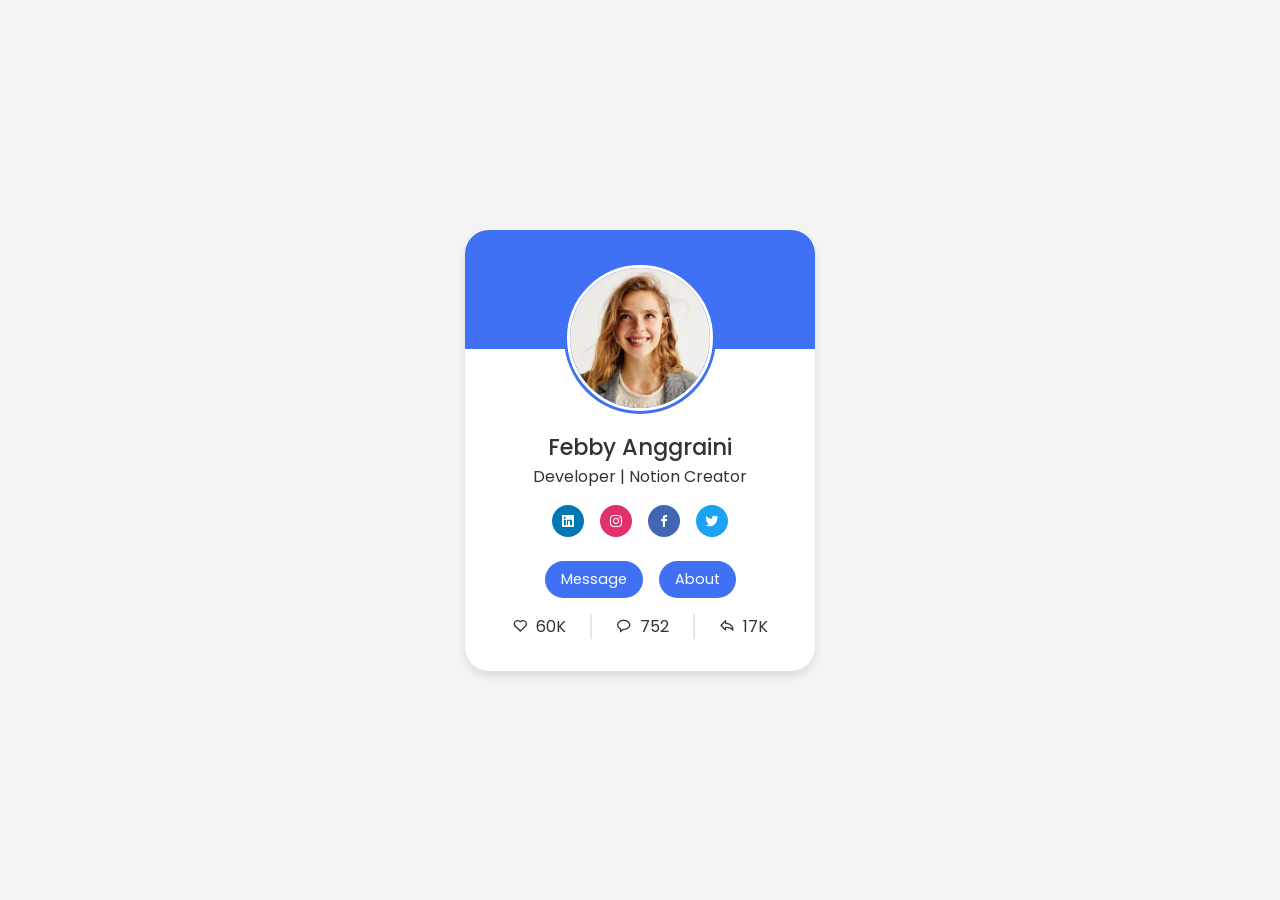
<file: 01-profile-card/index.html>
<!DOCTYPE html>
<html lang="en">
<head>
    <meta charset="UTF-8">
    <meta name="viewport" content="width=device-width, initial-scale=1.0">
    <title>Profile Card Design</title>

    <!-- BOXICONS LINK -->
    <link href='https://unpkg.com/boxicons@2.1.4/css/boxicons.min.css' rel="stylesheet">

    <!-- CSS -->
    <link rel="stylesheet" href="style.css">
</head>
<body>
    <div class="profile-card">
        <div class="profile-image">
            <img src="images/profile-picture.jpg" alt="Profile Image">
        </div>

        <div class="text-data">
            <span class="name">Febby Anggraini</span>
            <span class="job">Developer | Notion Creator</span>
        </div>

        <div class="media-buttons">
            <a href="#" style="background: #0077b5;" class="link"><i class='bx bxl-linkedin-square'></i></a>
            <a href="#" style="background: #e1306c;" class="link"><i class='bx bxl-instagram'></i></a>
            <a href="#" style="background: #4267b2;" class="link"><i class='bx bxl-facebook'></i></a>
            <a href="#" style="background: #1da1f2;" class="link"><i class='bx bxl-twitter'></i></a>
        </div>

        <div class="buttons">
            <button class="button">Message</button>
            <button class="button">About</button>
        </div>

        <div class="analytics">
            <div class="data">
                <i class='bx bx-heart'></i>
                <span class="number">60K</span>
            </div>
            <div class="data">
                <i class='bx bx-message-rounded'></i>
                <span class="number">752</span>
            </div>
            <div class="data">
                <i class='bx bx-share'></i>
                <span class="number">17K</span>
            </div>
        </div>
    </div>
</body>
</html>
</file>
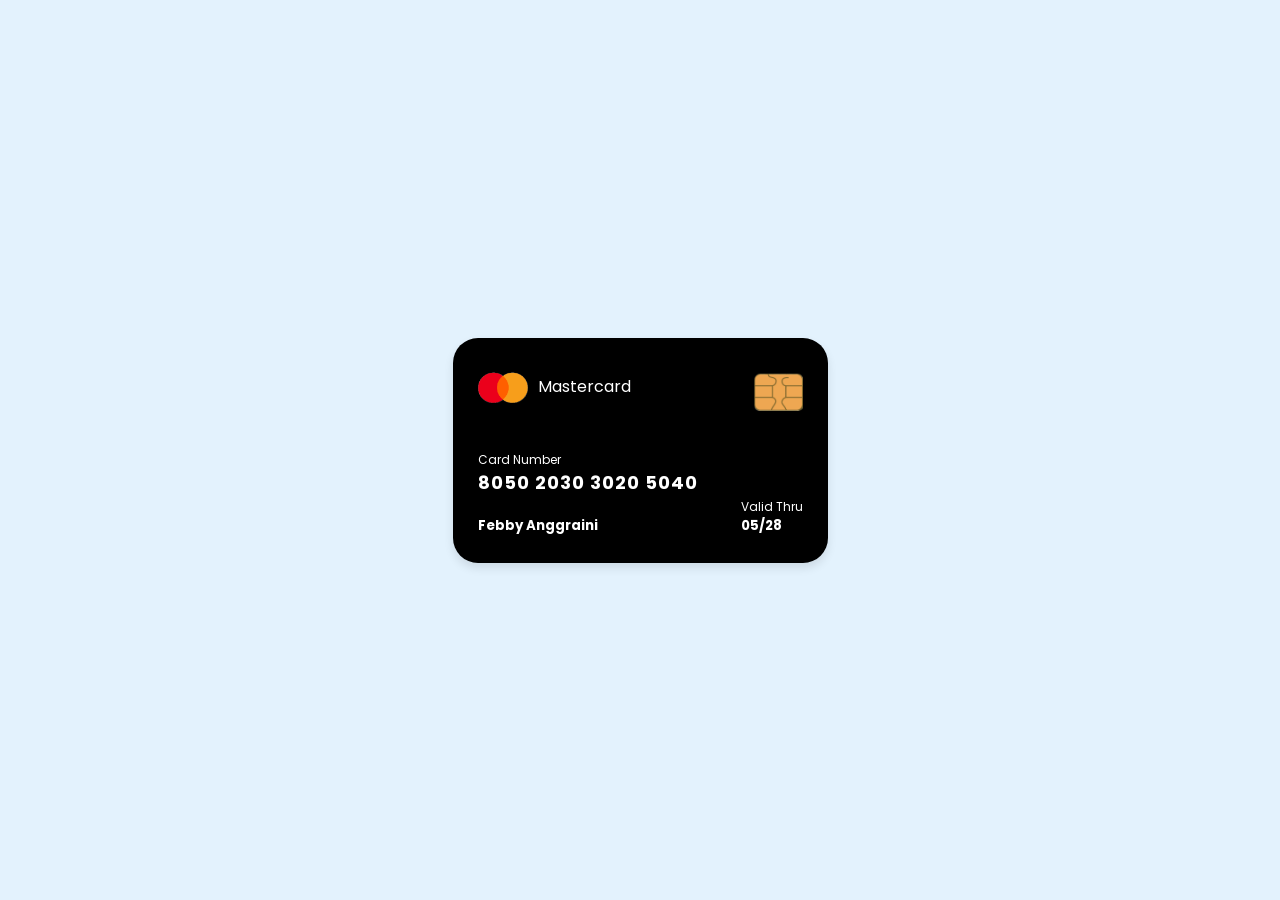
<file: 02-credit-card-design/index.html>
<!DOCTYPE html>
<html lang="en">
<head>
    <meta charset="UTF-8">
    <meta name="viewport" content="width=device-width, initial-scale=1.0">
    <title>Credit Card UI Design</title>
    <link rel="stylesheet" href="style.css">
</head>
<body>
    <div class="container">
        <div class="card">
            <div class="card-header">
                <div class="card-logo">
                    <img src="images/logo.png" alt="Logo Mastercard">
                    <h5>Mastercard</h5>
                </div>
                <img src="images/chip.png" alt="Chip">
            </div>

            <div class="card-details">
                <div class="card-info">
                    <h6>Card Number</h6>
                    <h5 class="number">8050 2030 3020 5040</h5>
                    <h5 class="name">Febby Anggraini</h5>
                </div>

                <div class="valid-date">
                    <h6>Valid Thru</h6>
                    <h5>05/28</h5>
                </div>
            </div>
        </div>
    </div>
</body>
</html>
</file>
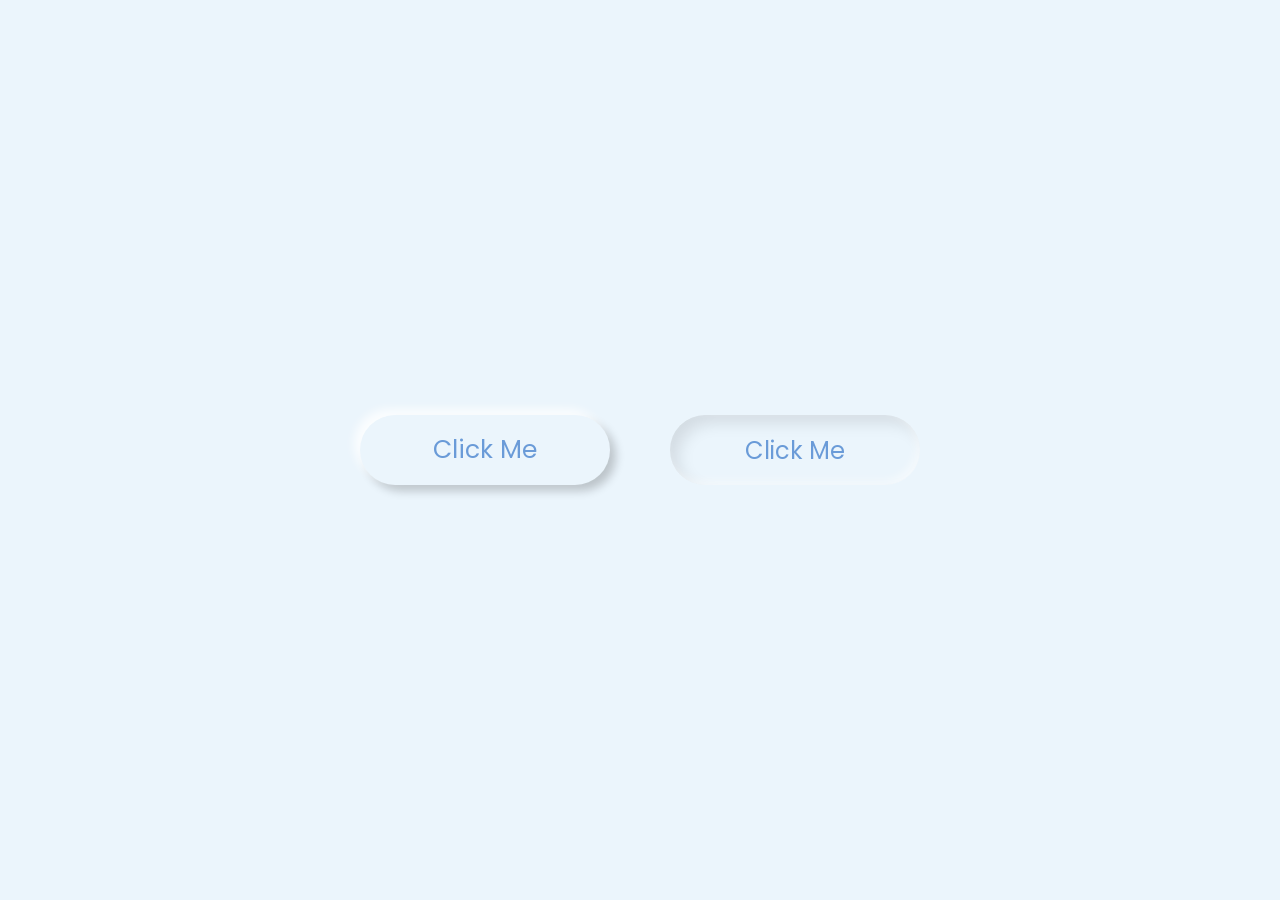
<file: 03-neumorphism-button/index.html>
<!DOCTYPE html>
<html lang="en">
<head>
    <meta charset="UTF-8">
    <meta name="viewport" content="width=device-width, initial-scale=1.0">
    <title>Neumorphism Button</title>
    <link rel="stylesheet" href="style.css">
</head>
<body>
    <div class="button-wrap">
        <button class="btn-1">Click Me</button>
        <button class="btn-2">Click Me</button>
    </div>
</body>
</html>
</file>
<file: 01-profile-card/style.css>
@import url('https://fonts.googleapis.com/css2?family=Poppins:wght@300;400;500;600&display=swap');

* {
    margin: 0;
    padding: 0;
    box-sizing: border-box;
    font-family: 'Poppins', sans-serif;
}

body {
    height: 100vh;
    display: flex;
    justify-content: center;
    align-items: center;
    background-color: #f4f4f4;
}

.profile-card {
    display: flex;
    flex-direction: column;
    align-items: center;
    max-width: 350px;
    width: 100%;
    background: #fff;
    border-radius: 24px;
    padding: 2rem;
    box-shadow: 0 5px 10px rgba(0, 0, 0, 0.1);
    position: relative;
}

.profile-card::before {
    content: '';
    position: absolute;
    width: 100%;
    height: 27%;
    background-color: #4070f4;
    top: 0;
    left: 0;
    border-radius: 24px 24px 0 0;
}

.profile-card .profile-image {
    position: relative;
    height: 9.5rem;
    width: 9.5rem;
    border-radius: 50%;
    background-color: #4070f4;
    padding: 3px;
    margin-bottom: 1rem;
}

.profile-card .profile-image img {
    height: 100%;
    width: 100%;
    border-radius: 50%;
    object-fit: cover;
    border: 3px solid #fff;
}

.profile-card .text-data {
    display: flex;
    flex-direction: column;
    text-align: center;
    color: #333;
}

.profile-card .text-data .name {
    font-size: 1.4rem;
    font-weight: 500;
}

.profile-card .text-data .job {
    font-size: 1rem;
    font-weight: 400;
}

.profile-card .media-buttons {
    display: flex;
    align-items: center;
    margin-top: 1rem;
    outline: none;
    -webkit-tap-highlight-color: transparent;
}

.profile-card .media-buttons .link {
    display: flex;
    justify-content: center;
    align-items: center;
    color: #fff;
    font-size: 1rem;
    height: 2rem;
    width: 2rem;
    border-radius: 50%;
    margin: 0 0.5rem;
    text-decoration: none;
}

.profile-card .buttons {
    display: flex;
    align-items: center;
    margin-top: 1.5rem;
    outline: none;
    -webkit-tap-highlight-color: transparent;
}

.profile-card .buttons .button {
    color: #fff;
    font-size: 0.9rem;
    font-weight: 400;
    border: none;
    border-radius: 24px;
    margin: 0 0.5rem;
    padding: 0.5rem 1rem;
    background: #4070f4;
    cursor: pointer;
    transition: all 0.3s ease;
}

.profile-card .buttons .button:hover {
    background-color: #0e4bf1;
}

.profile-card .analytics {
    display: flex;
    align-items: center;
    margin-top: 1rem;
}

.profile-card .analytics .data {
    display: flex;
    align-items: center;
    color: #333;
    padding: 0 1.5rem;
    border-right: 2px solid #e7e7e7;
}

.profile-card .analytics .data:last-child {
    border-right: none;
}

.profile-card .analytics .data i {
    font-size: 1rem;
    margin-right: 0.5rem;
}

/* RESPONSIVENESS */
@media (max-width: 420px) {
    .profile-card {
        width: 90%;
    }
}
</file>
<file: 02-credit-card-design/style.css>
@import url('https://fonts.googleapis.com/css2?family=Poppins:wght@300;400;500;600&display=swap');

* {
    margin: 0;
    padding: 0;
    box-sizing: border-box;
    font-family: 'Poppins', sans-serif;
}

body {
    position: relative;
    min-height: 100vh;
    width: 100%;
    background: #e3f2fd;
    display: flex;
    align-items: center;
    justify-content: center;
    color: #fff;
}

.container {
    position: relative;
    height: 225px;
    width: 375px;
    z-index: 100;
}

.card {
    position: absolute;
    height: 100%;
    width: 100%;
    padding: 25px;
    border-radius: 25px;
    background-color: black;
    box-shadow: 0 5px 10px rgba(0, 0, 0, 0.1);
}

.card .card-header,  
.card .card-header .card-logo {
    display: flex;
    align-items: center;
    justify-content: space-between;
}

.card .card-header .card-logo img {
    margin-right: 10px;
}

.card .card-header .card-logo h5 {
    font-size: 16px;
    font-weight: 400;
}

.card .card-header img {
    width: 50px;
}

.card .card-details {
    display: flex;
    margin-top: 40px;
    align-items: flex-end;
    justify-content: space-between;
}

.card .card-details h6 {
    font-size: 12px;
    font-weight: 400;
}

.card .card-details .number {
    font-size: 18px;
    letter-spacing: 1px;
}

.card .card-details .name {
    margin-top: 20px;
}
</file>
<file: 03-neumorphism-button/style.css>
@import url('https://fonts.googleapis.com/css2?family=Poppins:wght@300;400;500;600&display=swap');

* {
    margin: 0;
    padding: 0;
    box-sizing: border-box;
    font-family: 'Poppins', sans-serif;
    outline: none;
    border: none;
}

body {
    display: flex;
    align-items: center;
    justify-content: center;
    min-height: 100vh;
    background: #ebf5fc;
}

.button-wrap {
    display: flex;
    flex-direction: row;
}

.button-wrap button {
    height: 70px;
    width: 250px;
    margin: 0 30px;
    font-size: 25px;
    color: #6a9bd8;
    background: #ebf5fc;
    border-radius: 50px;
    cursor: pointer;
    -webkit-tap-highlight-color: transparent;
}

.button-wrap .btn-1 {
    box-shadow: -6px -6px 10px rgba(255, 255, 255, 0.8), 6px 6px 10px rgba(0, 0, 0, 0.2);
}

.button-wrap .btn-1:focus {
    font-size: 24px;
    box-shadow: inset -4px -4px 8px rgba(255, 255, 255, 0.5), inset 8px 8px 16px rgba(0, 0, 0, 0.1);
}

.button-wrap .btn-2 {
    font-size: 24px;
    box-shadow: inset -4px -4px 8px rgba(255, 255, 255, 0.5), inset 8px 8px 16px rgba(0, 0, 0, 0.1);
}

.button-wrap .btn-2:focus {
    font-size: 25px;
    box-shadow: -6px -6px 10px rgba(255, 255, 255, 0.8), 6px 6px 10px rgba(0, 0, 0, 0.2);
}
</file>
